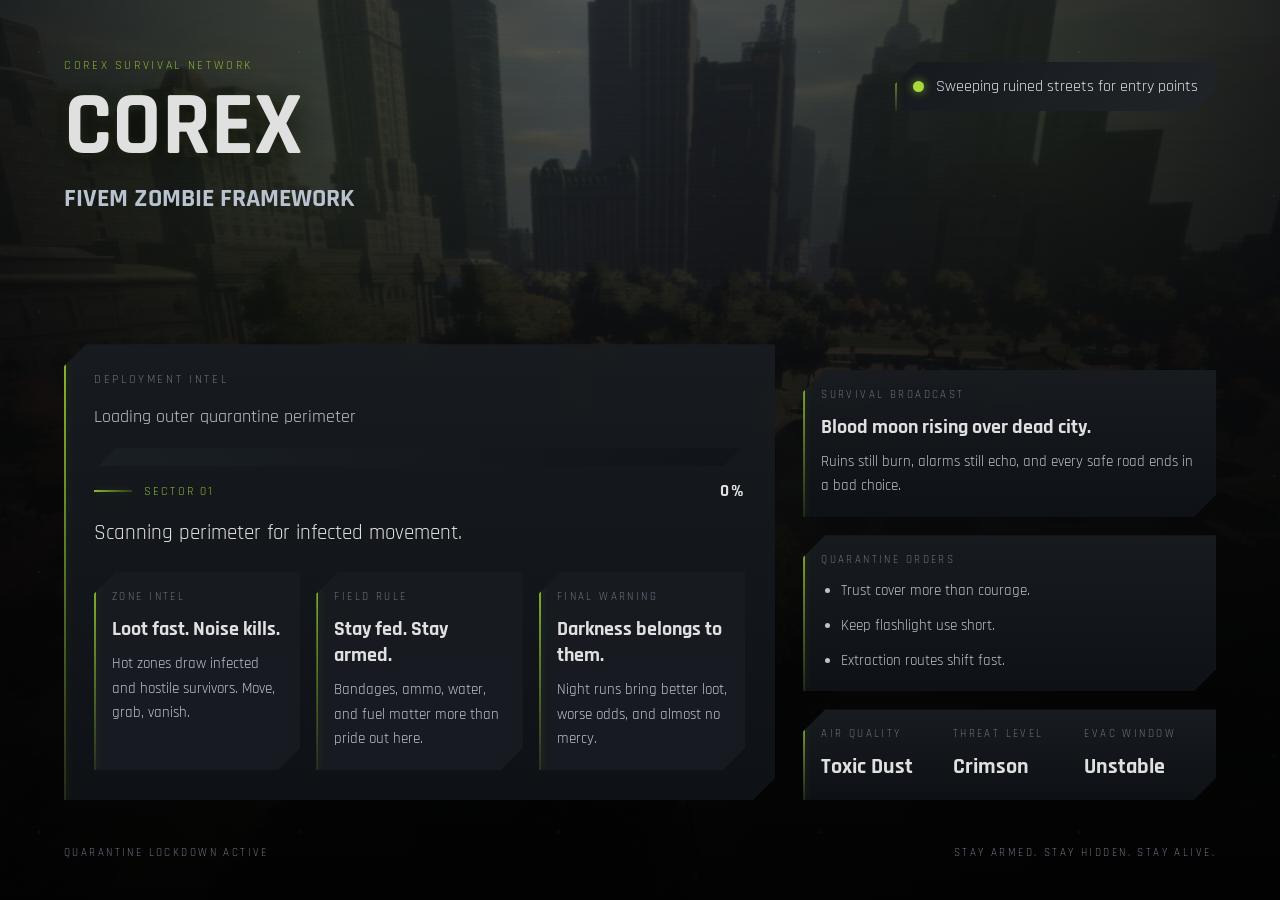
<file: server-file/resources/corex-loadscreen/index.html>
<!DOCTYPE html>
<html lang="en">
    <head>
        <meta charset="utf-8" />
        <meta name="viewport" content="width=device-width, initial-scale=1.0" />
        <title>ZombieRP Loading Screen</title>
        <link rel="preconnect" href="https://fonts.googleapis.com" />
        <link rel="preconnect" href="https://fonts.gstatic.com" crossorigin />
        <link href="https://fonts.googleapis.com/css2?family=Rajdhani:wght@500;600;700&display=swap" rel="stylesheet" />
        <link href="keks.css" rel="stylesheet" type="text/css" />
    </head>
    <body>
        <div class="backdrop">
            <div class="backdrop-shadow"></div>
            <div class="ash-layer"></div>
            <div class="scanlines"></div>

            <div class="content-shell">
                <header class="hero">
                    <div class="hero-copy">
                        <span class="eyebrow">COREX SURVIVAL NETWORK</span>
                        <h1>COREX</h1>
                        <h2>FIVEM ZOMBIE FRAMEWORK</h2>
                    </div>

                    <div class="hero-alert cut-edge">
                        <span class="alert-dot"></span>
                        <span id="statusLabel">Securing quarantine corridor</span>
                    </div>
                </header>

                <main class="dashboard">
                    <section class="intel-panel cut-edge">
                        <div class="panel-header">
                            <span>Deployment Intel</span>
                        </div>

                        <div class="phase-row">
                            <span class="phase-text" id="phaseText">Initializing outbreak response systems</span>
                        </div>

                        <div class="loadbar cut-edge">
                            <div class="thingy"></div>
                        </div>

                        <div class="progress-meta">
                            <div class="progress-sector">
                                <span class="phase-badge" id="phaseBadge">BOOT</span>
                            </div>
                            <span class="progress-value" id="progressValue">0%</span>
                        </div>

                        <p class="logline" id="logLine">Scanning perimeter for infected movement.</p>

                        <div class="tip-grid">
                            <article class="tip-card cut-edge">
                                <span class="tip-label">Zone Intel</span>
                                <strong>Loot fast. Noise kills.</strong>
                                <p>Hot zones draw infected and hostile survivors. Move, grab, vanish.</p>
                            </article>

                            <article class="tip-card cut-edge">
                                <span class="tip-label">Field Rule</span>
                                <strong>Stay fed. Stay armed.</strong>
                                <p>Bandages, ammo, water, and fuel matter more than pride out here.</p>
                            </article>

                            <article class="tip-card cut-edge">
                                <span class="tip-label">Final Warning</span>
                                <strong>Darkness belongs to them.</strong>
                                <p>Night runs bring better loot, worse odds, and almost no mercy.</p>
                            </article>
                        </div>
                    </section>

                    <aside class="side-panel">
                        <section class="info-card cut-edge">
                            <span class="card-kicker">Survival Broadcast</span>
                            <h3>Blood moon rising over dead city.</h3>
                            <p>Ruins still burn, alarms still echo, and every safe road ends in a bad choice.</p>
                        </section>

                        <section class="info-card cut-edge">
                            <span class="card-kicker">Quarantine Orders</span>
                            <ul class="protocol-list">
                                <li>Trust cover more than courage.</li>
                                <li>Keep flashlight use short.</li>
                                <li>Extraction routes shift fast.</li>
                            </ul>
                        </section>

                        <section class="signal-card cut-edge">
                            <div>
                                <span class="signal-label">Air Quality</span>
                                <strong>Toxic Dust</strong>
                            </div>
                            <div>
                                <span class="signal-label">Threat Level</span>
                                <strong>Crimson</strong>
                            </div>
                            <div>
                                <span class="signal-label">Evac Window</span>
                                <strong>Unstable</strong>
                            </div>
                        </section>
                    </aside>
                </main>

                <footer class="footer-strip">
                    <span>Quarantine Lockdown Active</span>
                    <span>Stay armed. Stay hidden. Stay alive.</span>
                </footer>
            </div>
        </div>

        <script type="text/javascript">
            var count = 0;
            var thisCount = 0;
            var lastLogUpdate = 0;
            var ambientIndex = 0;

            var progressNode = document.getElementById('progressValue');
            var phaseBadgeNode = document.getElementById('phaseBadge');
            var phaseTextNode = document.getElementById('phaseText');
            var statusNode = document.getElementById('statusLabel');
            var logNode = document.getElementById('logLine');
            var barNode = document.querySelector('.thingy');

            var ambientMessages = [
                'Counting survivors. Checking ammunition reserves.',
                'Monitoring dead channels for movement near safehouses.',
                'Reinforcing barricades around quarantine gate.',
                'Tracking smoke trails beyond extraction corridor.'
            ];

            var phaseMeta = {
                INIT_BEFORE_MAP_LOADED: {
                    badge: 'SECTOR 01',
                    text: 'Loading outer quarantine perimeter',
                    status: 'Sweeping ruined streets for entry points'
                },
                INIT_AFTER_MAP_LOADED: {
                    badge: 'SECTOR 02',
                    text: 'Stabilizing city ruins and key landmarks',
                    status: 'Securing sightlines across collapse zone'
                },
                INIT_SESSION: {
                    badge: 'SECTOR 03',
                    text: 'Connecting survivor uplink and field comms',
                    status: 'Authenticating emergency radio channels'
                },
                DATA_FILE: {
                    badge: 'SECTOR 04',
                    text: 'Cataloging mission records and outbreak files',
                    status: 'Decrypting recovered field archives'
                },
                LIVE: {
                    badge: 'ONLINE',
                    text: 'Final route check before deployment',
                    status: 'Preparing final insertion packet'
                }
            };

            function clamp(value, min, max) {
                return Math.max(min, Math.min(max, value));
            }

            function setProgress(value) {
                var progress = clamp(value || 0, 0, 100);

                barNode.style.width = progress + '%';
                progressNode.textContent = Math.round(progress) + '%';
            }

            function setPhase(key) {
                var phase = phaseMeta[key] || phaseMeta.LIVE;

                phaseBadgeNode.textContent = phase.badge;
                phaseTextNode.textContent = phase.text;
                statusNode.textContent = phase.status;
            }

            function setLogMessage(message) {
                logNode.textContent = message;
                lastLogUpdate = Date.now();
            }

            function rotateAmbientMessage() {
                if (Date.now() - lastLogUpdate < 3500) {
                    return;
                }

                ambientIndex = (ambientIndex + 1) % ambientMessages.length;
                logNode.textContent = ambientMessages[ambientIndex];
            }

            setPhase('INIT_BEFORE_MAP_LOADED');
            setProgress(0);
            window.setInterval(rotateAmbientMessage, 3000);

            var handlers = {
                startInitFunctionOrder: function (data) {
                    count = data.count || 0;
                    setPhase(data.type);
                    setLogMessage('Preparing module ' + data.order + ' of ' + count + '.');
                },

                initFunctionInvoking: function (data) {
                    var progress = count ? (data.idx / count) * 100 : 0;

                    setPhase(data.type);
                    setProgress(progress);
                    setLogMessage('Executing startup routine ' + data.idx + ' of ' + count + '.');
                },

                startDataFileEntries: function (data) {
                    count = data.count || 0;
                    thisCount = 0;

                    setPhase('DATA_FILE');
                    setLogMessage('Indexing ' + count + ' recovered data files.');
                },

                performMapLoadFunction: function () {
                    thisCount += 1;

                    setPhase('DATA_FILE');
                    setProgress(count ? (thisCount / count) * 100 : 0);
                    setLogMessage('Streaming sector file ' + thisCount + ' of ' + count + '.');
                },

                onLogLine: function (data) {
                    setPhase('LIVE');
                    setLogMessage(data.message);
                }
            };

            window.addEventListener('message', function (event) {
                (handlers[event.data.eventName] || function () {})(event.data);
            });
        </script>
    </body>
</html>
</file>
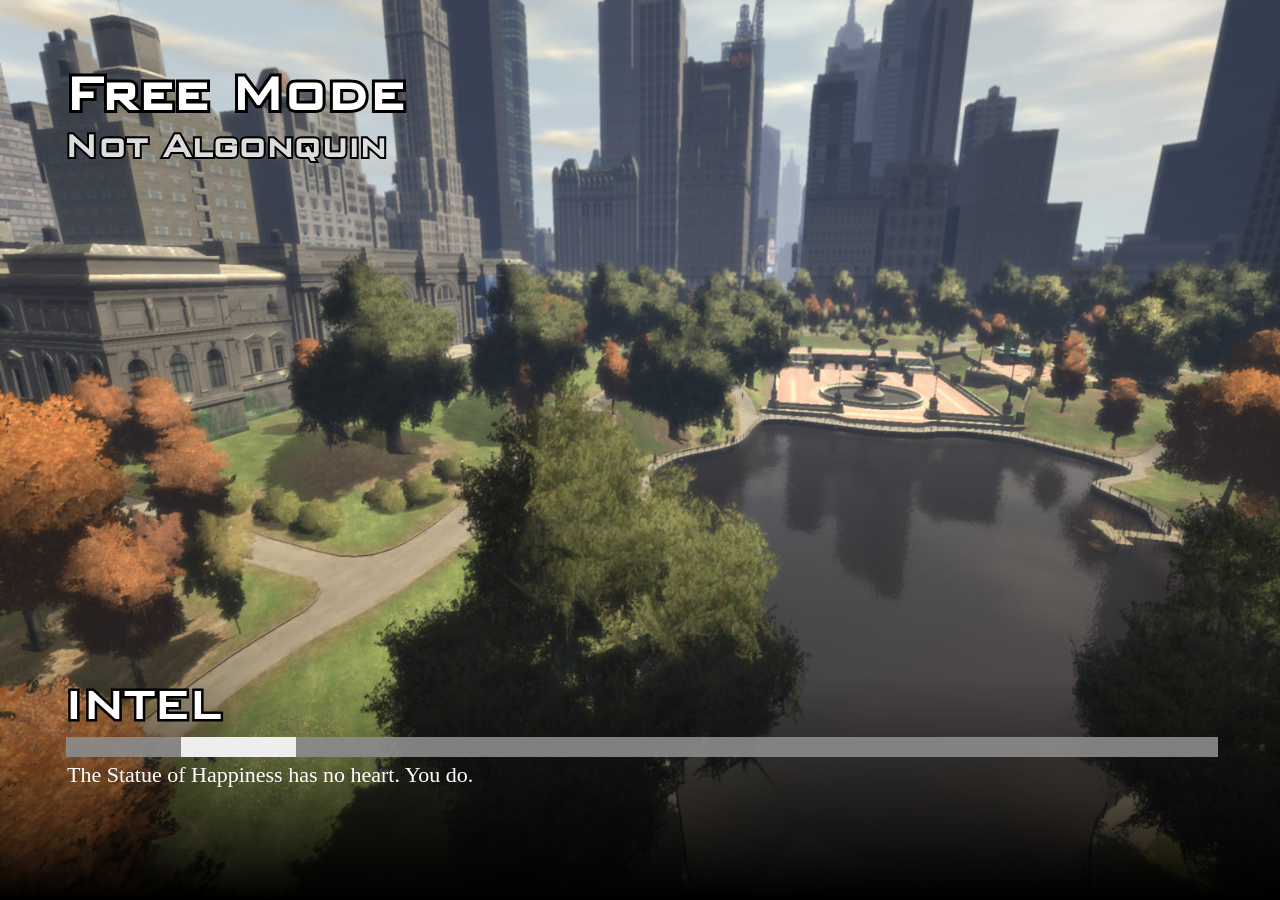
<file: server-file/resources/[cfx-default]/[test]/example-loadscreen/index.html>
<html>
    <head>
        <link href="keks.css" rel="stylesheet" type="text/css" />
    </head>
    <body>
        <div class="backdrop">
            <div class="top">
                <h1 title="Free Mode">Free Mode</h1>
                <h2 title="Not Algonquin">Not Algonquin</h2>
            </div>

            <div class="letni">
                <h2 title="INTEL">Intel</h2>
                <h3></h3>
                <div class="loadbar"><div class="thingy"></div></div>
                <p>The Statue of Happiness has no heart. You do.</p>
            </div>
            <div class="bottom">
                <div id="gradient">
                </div>
            </div>
        </div>

<script type="text/javascript">
// this will actually restart the loading bar a lot, making multiple loading bars is an exercise to the reader... for now.
// for a set of possible events, see https://github.com/citizenfx/fivem/blob/master/code/components/loading-screens-five/src/LoadingScreens.cpp
var count = 0;
var thisCount = 0;

const emoji = {
    INIT_BEFORE_MAP_LOADED: [ '🍉' ],
    INIT_AFTER_MAP_LOADED: [ '🍋', '🍊' ],
    INIT_SESSION: [ '🍐', '🍅', '🍆' ],
};

const handlers = {
    startInitFunctionOrder(data)
    {
        count = data.count;

        document.querySelector('.letni h3').innerHTML += emoji[data.type][data.order - 1] || '';
    },

    initFunctionInvoking(data)
    {
        document.querySelector('.thingy').style.left = '0%';
        document.querySelector('.thingy').style.width = ((data.idx / count) * 100) + '%';
    },

    startDataFileEntries(data)
    {
        count = data.count;

        document.querySelector('.letni h3').innerHTML += "\u{1f358}";
    },

    performMapLoadFunction(data)
    {
        ++thisCount;

        document.querySelector('.thingy').style.left = '0%';
        document.querySelector('.thingy').style.width = ((thisCount / count) * 100) + '%';
    },

    onLogLine(data)
    {
        document.querySelector('.letni p').innerHTML = data.message + "..!";
    }
};

window.addEventListener('message', function(e)
{
    (handlers[e.data.eventName] || function() {})(e.data);
});
</script>
    </body>
</html>
</file>
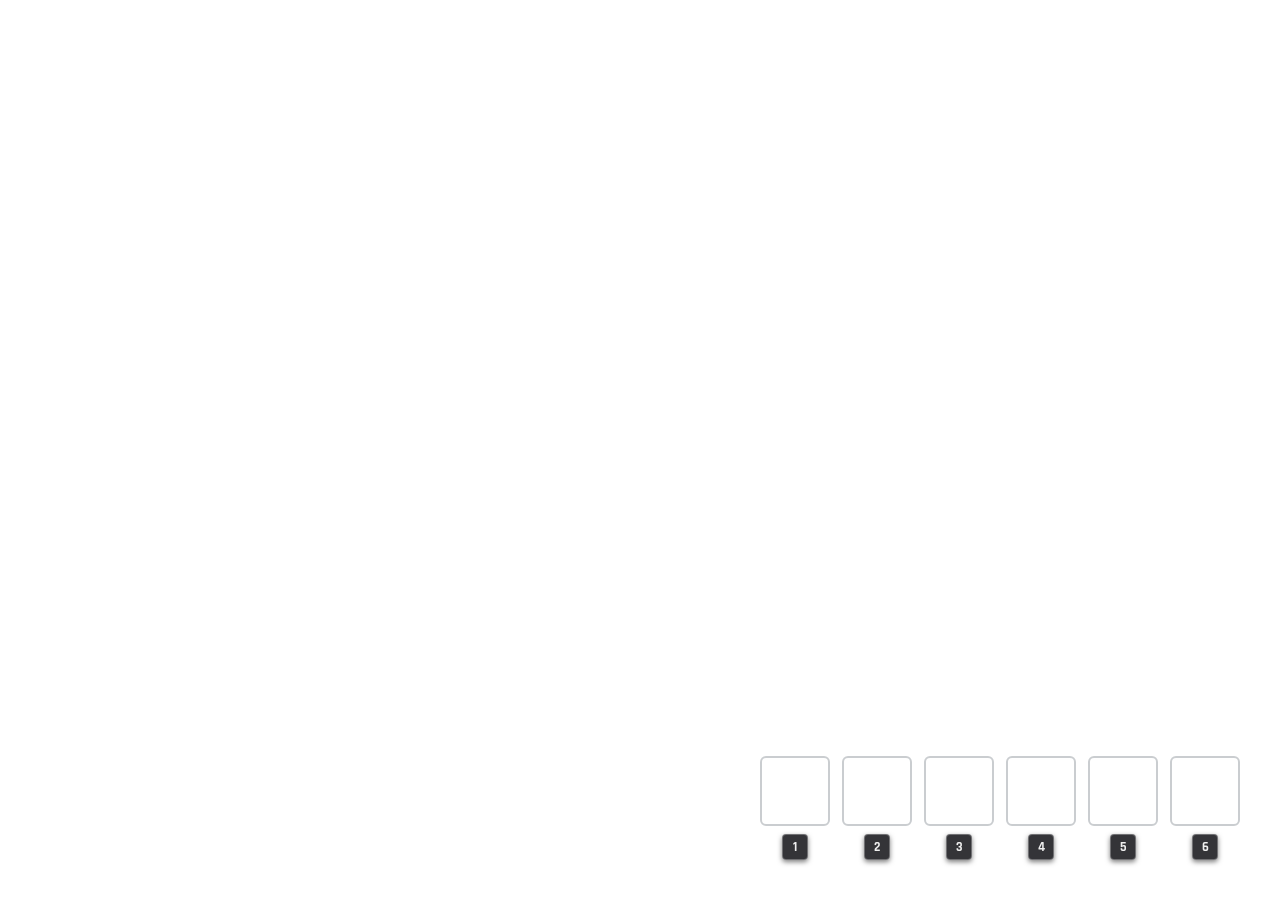
<file: server-file/resources/[corex]/corex-inventory/html/index.html>
<!DOCTYPE html>
<html lang="en">

<head>
    <meta charset="UTF-8">
    <meta name="viewport" content="width=device-width, initial-scale=1.0">
    <title>Corex Inventory</title>
    <link rel="preconnect" href="https://fonts.googleapis.com">
    <link rel="preconnect" href="https://fonts.gstatic.com" crossorigin>
    <link href="https://fonts.googleapis.com/css2?family=Geist:wght@300;400;500;600&family=Geist+Mono:wght@400;500&display=swap" rel="stylesheet">
    <link rel="stylesheet" href="style.css">
    <link rel="stylesheet" href="vehicle-shop.css">
    <link href="https://fonts.googleapis.com/css2?family=Rajdhani:wght@400;500;600;700&display=swap" rel="stylesheet">
    <link rel="stylesheet" href="https://cdnjs.cloudflare.com/ajax/libs/font-awesome/6.4.0/css/all.min.css">
</head>

<body>
    <div class="ui-container hidden" id="inventory-container">

        <div class="inventory-row">
            <div class="inventory-panel player-panel">
                <div class="panel-header">
                    <div class="hex-icon">
                        <svg viewBox="0 0 100 100" class="hex-svg">
                            <polygon points="50,5 93,27 93,73 50,95 7,73 7,27" fill="none" stroke="currentColor"
                                stroke-width="3" />
                            <polygon points="50,25 72,38 72,62 50,75 28,62 28,38" fill="currentColor" opacity="0.4" />
                        </svg>
                        <i class="fa-solid fa-box-open hex-inner-icon"></i>
                    </div>
                    <span class="panel-title">Inventory</span>
                    <div class="header-spacer"></div>
                    <div class="weight-bar" id="weight-segments"></div>
                    <div class="weight-text">
                        <i class="fa-solid fa-weight-hanging"></i>
                        <span><span id="current-weight">0</span> / <span id="max-weight">2500</span></span>
                    </div>
                </div>
                <div class="grid-container">
                    <div class="inventory-grid" id="player-grid"></div>
                </div>
            </div>

            <div class="inventory-panel drop-panel">
                <div class="panel-header">
                    <div class="hex-icon">
                        <svg viewBox="0 0 100 100" class="hex-svg">
                            <polygon points="50,5 93,27 93,73 50,95 7,73 7,27" fill="none" stroke="currentColor"
                                stroke-width="3" />
                            <polygon points="50,25 72,38 72,62 50,75 28,62 28,38" fill="currentColor" opacity="0.4" />
                        </svg>
                        <i class="fa-solid fa-arrow-down hex-inner-icon" id="drop-icon"></i>
                    </div>
                    <span class="panel-title" id="drop-title">Ground</span>
                    <div class="header-spacer"></div>
                    <div class="drop-hint" id="drop-hint">
                        <i class="fa-solid fa-hand-pointer"></i>
                        <span>Drop Items Here</span>
                    </div>
                    <div class="shop-money hidden" id="shop-money">
                        <i class="fa-solid fa-coins"></i>
                        <span id="player-money">$0</span>
                    </div>
                </div>
                <div class="grid-container">
                    <div class="inventory-grid drop-grid" id="drop-grid"></div>
                </div>
            </div>
        </div>

    </div>

    <div id="vehicle-shop-container" class="vehicle-shop-overlay hidden">
        <div class="page">
            <div class="catalog">
                <div class="catalog-header">
                    <div class="catalog-title">
                        <div>
                            <div class="subtitle" id="vehicle-shop-eyebrow">BASIC TRANSPORT</div>
                            <h1 id="vehicle-shop-title">Bike Rental</h1>
                        </div>
                    </div>

                    <div class="vehicle-shop-meta">
                        <div class="money-pill">
                            <i class="fa-solid fa-coins"></i>
                            <span id="vehicle-shop-money">$0</span>
                        </div>
                        <button id="vehicle-shop-close" class="close-btn" type="button" aria-label="Close">
                            <i class="fa-solid fa-xmark"></i>
                        </button>
                    </div>
                </div>

                <div class="topbar">
                    <div class="search">
                        <i class="fa-solid fa-magnifying-glass search-icon"></i>
                        <input id="vehicle-shop-search" type="text" placeholder="Search by name, type, or specification" />
                    </div>

                    <div class="tabs" id="vehicle-shop-tabs"></div>

                    <div class="sort" id="vehicle-shop-sort">
                        <button class="sort-btn" id="vehicle-shop-sort-btn" type="button">
                            <i class="fa-solid fa-arrow-down-wide-short"></i>
                            <span id="vehicle-shop-sort-label">Featured</span>
                            <i class="fa-solid fa-chevron-down"></i>
                        </button>
                        <div class="sort-menu" id="vehicle-shop-sort-menu">
                            <div class="sort-option selected" data-sort="featured">
                                <span>Featured</span>
                                <i class="fa-solid fa-check check"></i>
                            </div>
                            <div class="sort-option" data-sort="lowhigh">
                                <span>Price: low to high</span>
                                <i class="fa-solid fa-check check"></i>
                            </div>
                            <div class="sort-option" data-sort="highlow">
                                <span>Price: high to low</span>
                                <i class="fa-solid fa-check check"></i>
                            </div>
                        </div>
                    </div>

                    <div class="counter">
                        <span class="dot"></span>
                        <span class="current" id="vehicle-shop-count-current">00</span>
                        <span>/</span>
                        <span id="vehicle-shop-count-total">00</span>
                    </div>
                </div>

                <div class="grid" id="vehicle-shop-grid"></div>
            </div>
        </div>
    </div>

    <div id="hotbar-container" class="hotbar-container">
        <div class="hotbar-slot-wrapper">
            <div class="hotbar-slot" data-slot="1"></div>
            <div class="hotbar-key">1</div>
        </div>
        <div class="hotbar-slot-wrapper">
            <div class="hotbar-slot" data-slot="2"></div>
            <div class="hotbar-key">2</div>
        </div>
        <div class="hotbar-slot-wrapper">
            <div class="hotbar-slot" data-slot="3"></div>
            <div class="hotbar-key">3</div>
        </div>
        <div class="hotbar-slot-wrapper">
            <div class="hotbar-slot" data-slot="4"></div>
            <div class="hotbar-key">4</div>
        </div>
        <div class="hotbar-slot-wrapper">
            <div class="hotbar-slot" data-slot="5"></div>
            <div class="hotbar-key">5</div>
        </div>
        <div class="hotbar-slot-wrapper">
            <div class="hotbar-slot" data-slot="6"></div>
            <div class="hotbar-key">6</div>
        </div>
    </div>

    <div id="context-menu" class="hidden">
        <div class="menu-option" data-action="use">
            <i class="fa-solid fa-hand"></i>
            <span>Use</span>
        </div>
        <div class="menu-option" data-action="drop">
            <i class="fa-solid fa-trash-can"></i>
            <span>Drop</span>
        </div>
        <div class="menu-option has-submenu" data-action="give">
            <i class="fa-solid fa-gift"></i>
            <span>Give</span>
            <i class="fa-solid fa-chevron-right submenu-arrow"></i>
        </div>

        <div id="players-submenu" class="hidden">
            <div class="submenu-header">Select Player</div>
            <div id="players-list"></div>
        </div>
    </div>

    <script src="script.js"></script>
    <script src="vehicle-shop.js"></script>
</body>

</html>
</file>
<file: server-file/resources/corex-loadscreen/keks.css>
:root {
    --bg-dark: #0f1012;
    --panel: rgba(18, 20, 24, 0.82);
    --panel-strong: rgba(30, 34, 40, 0.9);
    --panel-border: rgba(103, 112, 124, 0.92);
    --panel-border-soft: rgba(79, 87, 97, 0.9);
    --text-main: #e0e0e0;
    --text-soft: #b9c3cf;
    --text-faint: #6b7280;
    --accent: #8ab82d;
    --accent-bright: #a7da3a;
    --accent-glow: rgba(138, 184, 45, 0.4);
    --cut-edge: 22px;
    --shadow: rgba(0, 0, 0, 0.58);
}

* {
    box-sizing: border-box;
}

html,
body {
    width: 100%;
    height: 100%;
    margin: 0;
}

body {
    overflow: hidden;
    background: var(--bg-dark);
    color: var(--text-main);
    font-family: "Rajdhani", sans-serif;
}

.backdrop {
    position: relative;
    width: 100%;
    min-height: 100vh;
    overflow: hidden;
    background:
        linear-gradient(90deg, rgba(15, 16, 18, 0.86) 0%, rgba(15, 16, 18, 0.46) 45%, rgba(15, 16, 18, 0.88) 100%),
        linear-gradient(180deg, rgba(20, 26, 18, 0.18) 0%, rgba(0, 0, 0, 0.72) 100%),
        url("loadscreen.jpg") center center / cover no-repeat;
}

.backdrop::before {
    content: "";
    position: absolute;
    inset: 0;
    pointer-events: none;
}

.backdrop::before {
    background:
        radial-gradient(circle at 22% 18%, rgba(138, 184, 45, 0.1), transparent 26%),
        radial-gradient(circle at 80% 12%, rgba(138, 184, 45, 0.08), transparent 22%);
    animation: hazeShift 14s ease-in-out infinite alternate;
}

.backdrop-shadow,
.ash-layer,
.scanlines {
    position: absolute;
    inset: 0;
    pointer-events: none;
}

.backdrop-shadow {
    background:
        linear-gradient(180deg, rgba(24, 30, 24, 0.18) 0%, rgba(0, 0, 0, 0.14) 28%, rgba(0, 0, 0, 0.62) 100%),
        radial-gradient(circle at bottom right, rgba(0, 0, 0, 0.22), transparent 35%),
        linear-gradient(180deg, rgba(0, 0, 0, 0.12) 0%, rgba(0, 0, 0, 0.62) 100%);
}

.ash-layer {
    opacity: 0.16;
    background:
        radial-gradient(circle at 15% 20%, rgba(255, 255, 255, 0.28) 0 1px, transparent 1px 100%),
        radial-gradient(circle at 75% 30%, rgba(255, 255, 255, 0.22) 0 1px, transparent 1px 100%),
        radial-gradient(circle at 55% 70%, rgba(255, 255, 255, 0.24) 0 1px, transparent 1px 100%),
        radial-gradient(circle at 85% 85%, rgba(255, 255, 255, 0.18) 0 1px, transparent 1px 100%);
    background-size: 260px 260px, 320px 320px, 280px 280px, 340px 340px;
    animation: drift 18s linear infinite;
}

.scanlines {
    opacity: 0.15;
    background: repeating-linear-gradient(
        180deg,
        rgba(255, 255, 255, 0.08) 0,
        rgba(255, 255, 255, 0.08) 1px,
        transparent 1px,
        transparent 4px
    );
    mix-blend-mode: soft-light;
}

.content-shell {
    position: relative;
    z-index: 1;
    display: flex;
    flex-direction: column;
    min-height: 100vh;
    padding: 54px 64px 40px;
}

.hero,
.dashboard,
.footer-strip {
    width: min(1380px, 100%);
    margin: 0 auto;
}

.hero {
    display: flex;
    align-items: flex-start;
    justify-content: space-between;
    gap: 32px;
}

.eyebrow,
.panel-header,
.tip-label,
.card-kicker,
.signal-label,
.footer-strip {
    letter-spacing: 0.22em;
    text-transform: uppercase;
}

.eyebrow {
    display: inline-block;
    margin-bottom: 12px;
    font-size: 12px;
    color: var(--accent);
}

.hero-copy {
    animation: titlePulse 7s ease-in-out infinite;
}

.cut-edge {
    position: relative;
    overflow: hidden;
    clip-path: polygon(
        var(--cut-edge) 0,
        100% 0,
        100% calc(100% - var(--cut-edge)),
        calc(100% - var(--cut-edge)) 100%,
        0 100%,
        0 var(--cut-edge)
    );
}

.cut-edge::after {
    content: "";
    position: absolute;
    left: 0;
    top: 0;
    bottom: 0;
    width: 2px;
    background: linear-gradient(180deg, var(--accent), rgba(138, 184, 45, 0.15));
    box-shadow: 0 0 10px rgba(138, 184, 45, 0.24);
    pointer-events: none;
}

.hero h1,
.hero h2,
.intel-panel h3,
.info-card h3,
.signal-card strong {
    font-family: "Rajdhani", sans-serif;
    font-weight: 700;
}

.hero h1 {
    margin: 0;
    font-size: clamp(62px, 7vw, 104px);
    line-height: 0.95;
    text-transform: uppercase;
    text-shadow: 0 0 24px rgba(0, 0, 0, 0.7), 0 0 12px rgba(138, 184, 45, 0.14);
}

.hero h2 {
    margin: 12px 0 0;
    font-size: clamp(22px, 2vw, 34px);
    color: var(--text-soft);
    text-transform: uppercase;
}

.hero-alert {
    display: inline-flex;
    align-items: center;
    gap: 12px;
    padding: 14px 18px;
    margin-top: 8px;
    border: none;
    background: linear-gradient(135deg, rgba(22, 25, 29, 0.98), rgba(32, 36, 42, 0.92));
    box-shadow: 0 18px 40px rgba(0, 0, 0, 0.2), 0 0 18px rgba(138, 184, 45, 0.12);
    animation: badgeHover 5s ease-in-out infinite;
}

.alert-dot {
    width: 11px;
    height: 11px;
    border-radius: 50%;
    background: var(--accent-bright);
    box-shadow: 0 0 10px rgba(138, 184, 45, 0.78);
    animation: pulse 1.8s ease-in-out infinite;
}

.dashboard {
    display: grid;
    grid-template-columns: minmax(0, 1.55fr) minmax(360px, 0.9fr);
    gap: 28px;
    margin: auto auto 28px;
    align-items: end;
}

.intel-panel,
.info-card,
.signal-card {
    position: relative;
    border: none;
    background: linear-gradient(180deg, rgba(24, 28, 32, 0.96), rgba(15, 18, 22, 0.95));
    box-shadow: 0 24px 60px rgba(0, 0, 0, 0.4);
    backdrop-filter: blur(10px);
    overflow: hidden;
}

.intel-panel {
    padding: 28px 30px 30px;
}

.panel-header {
    display: flex;
    align-items: center;
    justify-content: flex-start;
    gap: 20px;
    font-size: 12px;
    color: var(--text-faint);
}

.phase-row {
    margin-top: 18px;
}

.phase-badge {
    padding: 0;
    border: none;
    background: transparent;
    color: var(--accent);
    font-size: 12px;
    letter-spacing: 0.18em;
    text-transform: uppercase;
    white-space: nowrap;
}

.phase-text {
    display: block;
    font-size: 18px;
    color: var(--text-soft);
}

.loadbar {
    position: relative;
    height: 18px;
    margin-top: 20px;
    overflow: hidden;
    border: none;
    background:
        linear-gradient(90deg, rgba(26, 31, 36, 0.96) 0%, rgba(16, 20, 24, 0.94) 100%);
}

.progress-meta {
    display: flex;
    align-items: center;
    justify-content: space-between;
    gap: 20px;
    margin-top: 14px;
}

.progress-sector {
    display: inline-flex;
    align-items: center;
    gap: 12px;
}

.progress-sector::before {
    content: "";
    width: 38px;
    height: 2px;
    background: linear-gradient(90deg, var(--accent), rgba(138, 184, 45, 0.22));
    box-shadow: 0 0 8px rgba(138, 184, 45, 0.18);
}

.progress-value {
    color: var(--text-main);
    font-size: 17px;
    font-weight: 700;
    letter-spacing: 0.08em;
}

.thingy {
    position: absolute;
    inset: 0 auto 0 0;
    width: 0;
    background:
        linear-gradient(90deg, #5d7f21 0%, var(--accent) 48%, var(--accent-bright) 100%);
    box-shadow: 0 0 18px rgba(138, 184, 45, 0.3);
}

.logline {
    margin: 16px 0 0;
    color: var(--text-main);
    font-size: 21px;
    line-height: 1.4;
}

.tip-grid {
    display: grid;
    grid-template-columns: repeat(3, minmax(0, 1fr));
    gap: 16px;
    margin-top: 24px;
}

.tip-card,
.info-card {
    padding: 18px;
}

.tip-card {
    border: none;
    background: rgba(24, 28, 33, 0.88);
    transition: transform 0.3s ease, border-color 0.3s ease;
    animation: cardFloat 8s ease-in-out infinite;
}

.tip-card:nth-child(2) {
    animation-delay: 1.2s;
}

.tip-card:nth-child(3) {
    animation-delay: 2.4s;
}

.tip-label,
.card-kicker,
.signal-label {
    display: block;
    margin-bottom: 12px;
    color: var(--text-faint);
    font-size: 11px;
}

.tip-card strong,
.info-card h3,
.signal-card strong {
    display: block;
    font-size: 20px;
    line-height: 1.3;
}

.tip-card p,
.info-card p,
.protocol-list {
    margin: 10px 0 0;
    color: var(--text-soft);
    font-size: 15px;
    line-height: 1.65;
}

.side-panel {
    display: grid;
    gap: 18px;
}

.info-card h3 {
    margin: 0;
}

.protocol-list {
    padding-left: 20px;
}

.protocol-list li + li {
    margin-top: 10px;
}

.signal-card {
    display: grid;
    grid-template-columns: repeat(3, minmax(0, 1fr));
    gap: 18px;
    padding: 18px;
    background: linear-gradient(180deg, rgba(24, 28, 33, 0.98), rgba(14, 17, 21, 0.95));
}

.signal-card strong {
    font-size: 22px;
    color: var(--text-main);
}

.footer-strip {
    display: flex;
    align-items: center;
    justify-content: space-between;
    gap: 20px;
    padding-top: 18px;
    border-top: none;
    font-size: 11px;
    color: var(--text-faint);
}

@keyframes pulse {
    0%,
    100% {
        opacity: 0.45;
        transform: scale(0.92);
    }

    50% {
        opacity: 1;
        transform: scale(1.08);
    }
}

@keyframes drift {
    from {
        transform: translate3d(0, 0, 0);
    }

    to {
        transform: translate3d(-50px, 26px, 0);
    }
}

@keyframes hazeShift {
    from {
        opacity: 0.5;
        transform: scale(1) translate3d(0, 0, 0);
    }

    to {
        opacity: 0.9;
        transform: scale(1.08) translate3d(18px, -10px, 0);
    }
}

@keyframes badgeHover {
    0%,
    100% {
        transform: translateY(0);
    }

    50% {
        transform: translateY(-4px);
    }
}

@keyframes titlePulse {
    0%,
    100% {
        transform: translateY(0);
        filter: brightness(1);
    }

    50% {
        transform: translateY(-3px);
        filter: brightness(1.04);
    }
}

@keyframes cardFloat {
    0%,
    100% {
        transform: translateY(0);
    }

    50% {
        transform: translateY(-6px);
    }
}

@media (max-width: 1180px) {
    .content-shell {
        padding: 42px 34px 30px;
    }

    .dashboard {
        grid-template-columns: 1fr;
    }

    .tip-grid {
        grid-template-columns: 1fr;
    }

    .signal-card {
        grid-template-columns: 1fr;
    }
}

@media (max-width: 720px) {
    .hero,
    .footer-strip {
        flex-direction: column;
        align-items: flex-start;
    }

    .hero-alert {
        margin-top: 16px;
    }

    .content-shell {
        padding-inline: 22px;
    }

    .logline {
        font-size: 18px;
    }

    .progress-meta {
        width: 100%;
    }
}
</file>
<file: server-file/resources/[cfx-default]/[test]/example-loadscreen/keks.css>
body
{
    margin: 0px;
    padding: 0px;
}

.backdrop
{
    position: relative;
    top: 0px;
    left: 0px;
    width: 100%;
    height: 100%;

    background-image: url(loadscreen.jpg);
    background-size: 100% 100%;
}

.bottom
{
    position: absolute;
    bottom: 0px;
    width: 100%;
    height: 100%;
}

#gradient
{
    position: absolute;
    bottom: 0px;
    width: 100%;

    height: 25%;

    background: linear-gradient(to bottom, rgba(0, 0, 0, 0) 0%, rgba(0, 0, 0, 1) 100%);
}

@font-face {
    font-family: 'BankGothic';
    src: url('bankgothic.ttf') format('truetype');
    font-weight: normal;
    font-style: normal;
}

h1, h2 {
  position: relative;
  background: transparent;
  z-index: 0;
}
/* add a single stroke */
h1:before, h2:before {
  content: attr(title);
  position: absolute;
  -webkit-text-stroke: 0.1em #000;
  left: 0;
  z-index: -1;
}


.letni
{
    position: absolute;
    left: 5%;
    right: 5%;
    bottom: 10%;

    z-index: 5;

    color: #fff;

    font-family: "Segoe UI";
}

.letni p
{
    font-size: 22px;

    margin-left: 3px;

    margin-top: 0px;
}

.letni h2, .letni h3
{
    font-family: BankGothic;

    text-transform: uppercase;

    font-size: 50px;

    margin: 0px;

    display: inline-block;
}

.top
{
    color: #fff;

    position: absolute;
    top: 7%;
    left: 5%;
    right: 5%;
}

.top h1
{
    font-family: BankGothic;
    font-size: 60px;

    margin: 0px;
}

.top h2
{
    font-family: BankGothic;
    font-size: 40px;

    margin: 0px;

    color: #ddd;
}

.loadbar
{
    width: 100%;
    background-color: rgba(140, 140, 140, .9);
    height: 20px;

    margin-left: 2px;
    margin-right: 3px;

    margin-top: 5px;
    margin-bottom: 5px;

    overflow: hidden;

    position: relative;

    display: block;
}

.thingy
{
    width: 10%;
    background-color: #eee;
    height: 20px;

    position: absolute;
    left: 10%;
}
</file>
<file: server-file/resources/[corex]/corex-inventory/html/style.css>
:root {
    --bg-main: #0d1117;
    --bg-panel: #0f1419;
    --bg-slot: #151b22;
    --bg-slot-inner: #1a2129;
    --border-slot: #243040;
    --border-slot-hover: #4ade80;
    --accent-green: #22c55e;
    --accent-glow: rgba(34, 197, 94, 0.2);
    --accent-red: #ef4444;
    --text-main: #ffffff;
    --text-muted: #9ca3af;
    --slot-size: 64px;
    --gap-size: 6px;
    --grid-cols: 5;
    --grid-rows: 8;

    /* ألوان الندرة */
    --rarity-common: #8b949e;
    --rarity-uncommon: #3fb950;
    --rarity-rare: #58a6ff;
    --rarity-epic: #a371f7;
    --rarity-legendary: #d29922;
    --rarity-mythic: #f85149;
}

* {
    margin: 0;
    padding: 0;
    box-sizing: border-box;
    -webkit-user-select: none;
    user-select: none;
}

body {
    width: 100vw;
    height: 100vh;
    background-color: transparent;
    display: flex;
    justify-content: center;
    align-items: center;
    font-family: 'Rajdhani', sans-serif;
    color: var(--text-main);
    overflow: hidden;
}

.hidden {
    display: none !important;
}

.ui-container {
    display: flex;
    flex-direction: column;
    align-items: center;
    gap: 16px;
}

.inventory-row {
    display: flex;
    flex-direction: row;
    gap: 16px;
}

.inventory-panel {
    background: var(--bg-panel);
    border: 1px solid var(--border-slot);
    border-radius: 8px;
    overflow: hidden;
}

.panel-header {
    display: flex;
    align-items: center;
    padding: 10px 14px;
    gap: 10px;
    background: linear-gradient(180deg, rgba(20, 30, 40, 0.9) 0%, var(--bg-panel) 100%);
    border-bottom: 1px solid rgba(36, 48, 64, 0.5);
}

.hex-icon {
    width: 32px;
    height: 32px;
    flex-shrink: 0;
    position: relative;
    display: flex;
    align-items: center;
    justify-content: center;
}

.hex-svg {
    width: 100%;
    height: 100%;
    position: absolute;
    top: 0;
    left: 0;
}

.hex-inner-icon {
    position: relative;
    z-index: 1;
    font-size: 12px;
}

.player-panel .hex-icon {
    color: var(--accent-green);
}

.drop-panel .hex-icon {
    color: var(--accent-red);
}

.panel-title {
    font-size: 14px;
    font-weight: 500;
    letter-spacing: 0.5px;
}

.header-spacer {
    flex: 1;
}

.weight-bar {
    display: flex;
    gap: 2px;
    margin-right: 8px;
}

.weight-segment {
    width: 6px;
    height: 12px;
    background: #1e2a36;
    border-radius: 1px;
    transition: all 0.2s;
}

.weight-segment.filled {
    background: var(--accent-green);
    box-shadow: 0 0 4px var(--accent-glow);
}

.weight-segment.warning {
    background: #facc15;
    box-shadow: 0 0 4px rgba(250, 204, 21, 0.5);
}

.weight-segment.danger {
    background: #ef4444;
    box-shadow: 0 0 4px rgba(239, 68, 68, 0.5);
}

.weight-text {
    display: flex;
    align-items: center;
    gap: 6px;
    font-size: 11px;
    color: var(--text-muted);
    font-weight: 500;
}

.weight-text i {
    font-size: 10px;
    color: var(--accent-green);
}

.drop-hint {
    display: flex;
    align-items: center;
    gap: 6px;
    color: var(--accent-red);
    font-size: 11px;
    font-weight: 500;
    opacity: 0.9;
}

.shop-money {
    display: flex;
    align-items: center;
    gap: 8px;
    padding: 6px 12px;
    background: #141a22;
    border: 1px solid #2a3a4d;
    border-radius: 4px;
    color: #ffffff;
    font-size: 12px;
    font-weight: 700;
    letter-spacing: 0.3px;
    font-variant-numeric: tabular-nums;
    box-shadow: none;
}

.shop-money i {
    font-size: 11px;
    color: #f59e0b;
    filter: none;
}

.shop-money #player-money {
    color: #ffffff;
    text-shadow: none;
}

.grid-container {
    padding: 10px;
}

.inventory-grid {
    display: grid;
    grid-template-columns: repeat(var(--grid-cols), var(--slot-size));
    gap: var(--gap-size);
    position: relative;
}

.slot {
    width: var(--slot-size);
    height: var(--slot-size);
    background: var(--bg-slot);
    border: 1px solid var(--border-slot);
    border-radius: 4px;
    position: relative;
    transition: all 0.15s ease;
}

.slot::before {
    content: '';
    position: absolute;
    inset: 3px;
    background: var(--bg-slot-inner);
    border-radius: 2px;
    pointer-events: none;
}

.slot:hover {
    border-color: var(--border-slot-hover);
}

.slot.drop-target {
    border-color: var(--accent-green);
    box-shadow: 0 0 10px var(--accent-glow);
}

.drop-panel .slot:hover {
    border-color: var(--accent-red);
}

/* ========== ITEM BASE ========== */
.item {
    position: absolute;
    background: var(--bg-slot);
    border: 1px solid var(--border-slot);
    border-radius: 4px;
    display: flex;
    flex-direction: column;
    justify-content: center;
    align-items: center;
    cursor: pointer;
    overflow: hidden;
    z-index: 5;
    transition: all 0.3s ease;
    contain: layout paint;
}

/* ========== تطبيق ألوان الندرة ========== */
.item.rarity-common {
    --rarity-color: var(--rarity-common);
}

.item.rarity-uncommon {
    --rarity-color: var(--rarity-uncommon);
}

.item.rarity-rare {
    --rarity-color: var(--rarity-rare);
}

.item.rarity-epic {
    --rarity-color: var(--rarity-epic);
}

.item.rarity-legendary {
    --rarity-color: var(--rarity-legendary);
    border-color: rgba(210, 153, 34, 0.55);
    box-shadow: 0 0 14px rgba(210, 153, 34, 0.25);
}

.item.rarity-mythic {
    --rarity-color: var(--rarity-mythic);
    border-color: rgba(248, 81, 73, 0.55);
    box-shadow: 0 0 14px rgba(248, 81, 73, 0.25);
}

/* ========== الخط المضيء في الأسفل ========== */
.item::after {
    content: '';
    position: absolute;
    bottom: 0;
    left: 0;
    width: 100%;
    height: 3px;
    background: var(--rarity-color);
    box-shadow: 0 -2px 10px var(--rarity-color);
    opacity: 0.8;
    transition: all 0.3s ease;
    z-index: 10;
}

/* ========== التوهج الداخلي المحيطي ========== */
.item::before {
    content: '';
    position: absolute;
    inset: 0;
    background: radial-gradient(circle at 50% 120%, var(--rarity-color), transparent 70%);
    opacity: 0.15;
    z-index: 0;
    transition: opacity 0.3s ease;
}

/* ========== تأثير الهوفر ========== */
.item:hover {
    border-color: var(--rarity-color) !important;
    box-shadow:
        0 0 20px rgba(0, 0, 0, 0.5),
        inset 0 0 20px rgba(255, 255, 255, 0.05),
        0 0 15px var(--rarity-color);
    transform: translateY(-3px);
    z-index: 50;
}

.item:hover::before {
    opacity: 0.3;
}

/* legendaryPulse keyframes removed — was infinite alternate on every legendary item,
   expensive when inventory has multiple. Replaced with static glow border. */

/* Hide rarity text */
.item-rarity {
    display: none;
}

.item-qty {
    position: absolute;
    top: 5px;
    left: 5px;
    background: rgba(0, 0, 0, 0.7);
    color: #fff;
    font-size: 10px;
    font-weight: 600;
    padding: 2px 6px;
    border-radius: 3px;
    min-width: 18px;
    text-align: center;
    z-index: 5;
}

.item-weight {
    position: absolute;
    top: 5px;
    right: 5px;
    color: var(--text-muted);
    font-size: 9px;
    font-weight: 500;
    z-index: 5;
}

.item-price {
    position: absolute;
    top: 4px;
    right: 4px;
    background: linear-gradient(135deg, rgba(16, 185, 129, 1) 0%, rgba(5, 150, 105, 1) 100%);
    border: 2px solid rgba(167, 243, 208, 1);
    color: #ffffff;
    font-size: 10px;
    font-weight: 900;
    padding: 3px 6px;
    border-radius: 4px;
    z-index: 6;
    box-shadow: 0 3px 8px rgba(0, 0, 0, 0.6), 0 0 0 1px rgba(0, 0, 0, 0.5), inset 0 1px 0 rgba(255, 255, 255, 0.2);
    white-space: nowrap;
    line-height: 1.1;
    text-shadow: 0 1px 3px rgba(0, 0, 0, 0.9), 0 0 8px rgba(0, 0, 0, 0.5);
    letter-spacing: 0.5px;
}

/* ========== SHOP ITEM LAYOUT ========== */
.item.shop-item {
    background: #131924;
    border: 1px solid #22303f;
    border-radius: 6px;
    padding: 0;
    display: block;
    overflow: hidden;
    animation: none !important;
    box-shadow: none;
}

.item.shop-item::before {
    content: none;
}

.item.shop-item::after {
    content: '';
    position: absolute;
    left: 0;
    right: 0;
    bottom: 0;
    height: 4px;
    background: var(--rarity-color);
    box-shadow: none;
    opacity: 1;
    z-index: 11;
    transition: none;
}

.item.shop-item:hover {
    border-color: var(--rarity-color) !important;
    box-shadow: none;
    transform: none;
}

.item.shop-item:hover img {
    transform: none;
}

.item.shop-item .item-rarity {
    display: none;
}

.item.shop-item .item-weight {
    display: none;
}

.item.shop-item .item-qty {
    display: none;
}

.item.shop-item .item-price {
    top: 6px;
    right: 6px;
    background: #10b981;
    border: 1px solid #0b8f66;
    color: #ffffff;
    font-size: 10px;
    font-weight: 800;
    padding: 2px 8px;
    border-radius: 3px;
    z-index: 8;
    box-shadow: none;
    text-shadow: none;
    letter-spacing: 0.3px;
    font-variant-numeric: tabular-nums;
    line-height: 1.3;
}

.item.shop-item img {
    position: absolute;
    top: 38px;
    left: 6px;
    right: 6px;
    bottom: 24px;
    width: calc(100% - 12px);
    height: calc(100% - 62px);
    margin: 0;
    filter: none;
    transition: none;
    object-fit: contain;
    object-position: center center;
}

.item.shop-item .item-name {
    position: absolute;
    bottom: 4px;
    left: 0;
    right: 0;
    padding: 4px 6px 5px;
    font-size: 9px;
    font-weight: 700;
    letter-spacing: 0.5px;
    color: #f1f5f9;
    background: #0d1219;
    border-top: 1px solid #22303f;
    border-radius: 0;
    text-shadow: none;
    z-index: 9;
    text-align: center;
}

/* 1x1 compact (ammo, consumables) — tight layout so image stays legible */
.item.shop-item-compact .item-qty {
    display: block;
    top: 3px;
    left: 3px;
    padding: 1px 5px;
    font-size: 9px;
    border-radius: 2px;
    background: #0d1219;
    border: 1px solid #22303f;
    color: #e5e7eb;
    font-weight: 700;
    letter-spacing: 0.3px;
    z-index: 8;
    box-shadow: none;
    text-shadow: none;
    font-variant-numeric: tabular-nums;
}

.item.shop-item-compact .item-price {
    top: 3px;
    right: 3px;
    padding: 1px 5px;
    font-size: 9px;
    border-radius: 2px;
}

.item.shop-item-compact img {
    top: 24px;
    left: 2px;
    right: 2px;
    bottom: 14px;
    width: calc(100% - 4px);
    height: calc(100% - 38px);
}

.item.shop-item-compact .item-name {
    bottom: 4px;
    padding: 2px 3px 3px;
    font-size: 8px;
    letter-spacing: 0.3px;
}

/* 2x2 and larger weapons — roomier image and bolder name */
.item.shop-item-large img {
    top: 42px;
    left: 8px;
    right: 8px;
    bottom: 30px;
    width: calc(100% - 16px);
    height: calc(100% - 72px);
}

.item.shop-item-large .item-name {
    bottom: 4px;
    padding: 6px 8px 7px;
    font-size: 10px;
    letter-spacing: 0.7px;
}

.item.shop-item-large .item-price {
    top: 8px;
    right: 8px;
    font-size: 11px;
    padding: 3px 9px;
}

.item.shop-item-large .item-qty {
    top: 8px;
    left: 8px;
    font-size: 11px;
    padding: 3px 8px;
}

.item.shop-item.item-type-weapon img {
    transform: scale(1.15);
}

.item.shop-item.item-type-ammo img {
    transform: scale(1.28);
}

.item.shop-item.item-category-pistol img {
    transform: scale(1.22);
}

.item.shop-item.item-category-smg img {
    transform: scale(1.18);
}

.item.shop-item.shop-item-compact.item-type-ammo img {
    top: 10px;
    bottom: 12px;
    transform: scale(1.45);
}

.item.shop-item.shop-item-large.item-type-weapon img {
    transform: scale(1.1);
}

.item.shop-item.shop-item-compact .item-name {
    font-size: 7px;
    line-height: 1.05;
}

.item img {
    width: 60%;
    height: 55%;
    object-fit: contain;
    /* Lighter drop-shadow — applied per item, so keeping radius small matters. */
    filter: drop-shadow(0 2px 3px rgba(0, 0, 0, 0.55));
    transition: transform 0.2s ease;
    pointer-events: none;
    z-index: 2;
}

.item:hover img {
    transform: scale(1.08);
}

.item-name {
    position: absolute;
    bottom: 8px;
    left: 0;
    right: 0;
    text-align: center;
    font-size: 9px;
    font-weight: 700;
    color: #fff;
    text-transform: uppercase;
    letter-spacing: 0.8px;
    text-shadow: 0 1px 4px rgba(0, 0, 0, 0.9), 0 0 8px rgba(0, 0, 0, 0.7);
    z-index: 3;
}

.item.dragging {
    opacity: 0.5;
    pointer-events: none;
    z-index: 100;
}

.drag-preview {
    position: fixed;
    border: 2px solid var(--accent-green);
    border-radius: 4px;
    pointer-events: none;
    z-index: 999;
    transition: all 0.1s ease;
}

.drag-preview.valid {
    background: rgba(34, 197, 94, 0.25);
    border-color: var(--accent-green);
    box-shadow: 0 0 15px rgba(34, 197, 94, 0.4);
}

.drag-preview.invalid {
    background: rgba(239, 68, 68, 0.25);
    border-color: var(--accent-red);
    box-shadow: 0 0 15px rgba(239, 68, 68, 0.4);
}

.drag-preview.drop-zone {
    background: rgba(251, 146, 60, 0.25);
    border-color: #fb923c;
    box-shadow: 0 0 15px rgba(251, 146, 60, 0.4);
}

/* Context Menu — backdrop-filter removed; near-opaque bg gives same look w/o GPU cost */
#context-menu {
    position: fixed;
    background: rgba(15, 20, 25, 0.98);
    border: 1px solid rgba(60, 75, 90, 0.6);
    min-width: 135px;
    z-index: 9999;
    box-shadow: 0 4px 12px rgba(0, 0, 0, 0.5);
    border-radius: 6px;
    overflow: visible;
}

#context-menu::before {
    content: '';
    position: absolute;
    top: 0;
    left: 0;
    right: 0;
    height: 1px;
    background: linear-gradient(90deg, transparent, rgba(34, 197, 94, 0.5), transparent);
}

.menu-option {
    padding: 8px 12px;
    color: rgba(255, 255, 255, 0.8);
    cursor: pointer;
    font-size: 11px;
    font-weight: 500;
    display: flex;
    align-items: center;
    gap: 10px;
    transition: all 0.15s ease;
    position: relative;
}

.menu-option:first-child {
    border-radius: 5px 5px 0 0;
}

.menu-option:last-of-type:not(.has-submenu) {
    border-radius: 0 0 5px 5px;
}

.menu-option:hover {
    background: rgba(255, 255, 255, 0.05);
    color: #fff;
}

.menu-option:hover i:first-child {
    color: var(--accent-green);
    transform: none;
}

.menu-option i:first-child {
    width: 14px;
    text-align: center;
    font-size: 11px;
    color: rgba(255, 255, 255, 0.6);
    transition: all 0.2s ease;
}

.menu-option span {
    flex: 1;
}

.menu-option .submenu-arrow {
    font-size: 10px;
    color: rgba(255, 255, 255, 0.4);
    transition: all 0.2s ease;
}

.menu-option.has-submenu:hover .submenu-arrow {
    color: var(--accent-green);
    transform: translateX(3px);
}

/* Players Submenu — backdrop-filter removed (same reasoning as #context-menu) */
#players-submenu {
    position: absolute;
    left: calc(100% + 4px);
    top: -1px;
    background: rgba(15, 20, 25, 0.98);
    border: 1px solid rgba(60, 75, 90, 0.6);
    min-width: 135px;
    border-radius: 6px;
    box-shadow: 0 4px 12px rgba(0, 0, 0, 0.5);
    overflow: hidden;
}

#players-submenu::before {
    content: '';
    position: absolute;
    top: 0;
    left: 0;
    right: 0;
    height: 1px;
    background: linear-gradient(90deg, transparent, rgba(60, 75, 90, 0.5), transparent);
}

.submenu-header {
    padding: 10px 14px;
    font-size: 11px;
    font-weight: 600;
    color: rgba(180, 190, 200, 0.9);
    text-transform: uppercase;
    letter-spacing: 1px;
    border-bottom: 1px solid rgba(60, 75, 90, 0.5);
    background: rgba(60, 75, 90, 0.1);
}

#players-list {
    max-height: 200px;
    overflow-y: auto;
}

.player-option {
    padding: 12px 14px;
    color: rgba(255, 255, 255, 0.8);
    cursor: pointer;
    font-size: 12px;
    font-weight: 500;
    display: flex;
    align-items: center;
    justify-content: space-between;
    gap: 12px;
    transition: all 0.2s ease;
    border-bottom: 1px solid rgba(60, 75, 90, 0.3);
}

.player-option:last-child {
    border-bottom: none;
}

.player-option:hover {
    background: rgba(34, 197, 94, 0.15);
    color: #fff;
}

.player-option i {
    color: rgba(255, 255, 255, 0.5);
    font-size: 12px;
}

.player-option:hover i {
    color: var(--accent-green);
}

.player-info {
    display: flex;
    align-items: center;
    gap: 10px;
    flex: 1;
}

.player-name {
    font-weight: 600;
    color: rgba(255, 255, 255, 0.9);
}

.player-distance {
    color: rgba(255, 255, 255, 0.5);
    font-size: 10px;
    font-weight: 600;
    background: rgba(60, 75, 90, 0.4);
    padding: 4px 8px;
    border-radius: 4px;
    min-width: 32px;
    text-align: center;
}

.player-option .player-id {
    color: rgba(255, 255, 255, 0.4);
    font-size: 10px;
    margin-left: auto;
}

.no-players {
    padding: 14px;
    color: rgba(255, 255, 255, 0.4);
    font-size: 11px;
    text-align: center;
    font-style: italic;
}

/* ========== QUICKSLOTS ========== */
.quickslot-number {
    position: absolute;
    top: 50%;
    left: 50%;
    transform: translate(-50%, -50%);
    font-size: 36px;
    font-weight: 900;
    color: rgba(255, 255, 255, 0.4);
    z-index: 100;
    pointer-events: none;
    text-shadow: 0 2px 6px rgba(0, 0, 0, 0.8);
}


/* ========== HOTBAR (Professional Fortnite Style) ========== */
.hotbar-container {
    background: transparent !important;
    position: fixed;
    bottom: 40px;
    right: 40px;
    left: auto;
    transform: none;
    display: flex;
    gap: 12px;
    z-index: 1000;
}

.hotbar-slot-wrapper {
    display: flex;
    flex-direction: column;
    align-items: center;
    gap: 8px;
    background: transparent !important;
}

.hotbar-slot {
    width: 70px;
    height: 70px;
    background: transparent;
    border: 2px solid rgba(80, 90, 100, 0.3);
    position: relative;
    transition: all 0.3s cubic-bezier(0.25, 0.8, 0.25, 1);
    display: flex;
    justify-content: center;
    align-items: center;
    border-radius: 6px;
}

/* Initial Hover State */
.hotbar-slot:hover {
    background: rgba(40, 40, 45, 0.6);
    border-color: rgba(255, 255, 255, 0.3);
    transform: translateY(-2px);
}

/* Rarity Backgrounds - Professional, Vibrant, Clean */
.hotbar-slot[data-rarity="common"],
.hotbar-slot.has-item:not([data-rarity]) {
    background: radial-gradient(circle at center, rgba(160, 170, 180, 0.2) 0%, rgba(35, 45, 55, 0.2) 100%);
    border: 2px solid rgba(160, 170, 180, 0.6);
    box-shadow: 0 0 12px rgba(160, 170, 180, 0.15);
}

.hotbar-slot[data-rarity="uncommon"] {
    background: radial-gradient(circle at center, rgba(46, 204, 113, 0.2) 0%, rgba(10, 40, 20, 0.15) 100%);
    border: 2px solid #2ecc71;
    box-shadow: 0 0 15px rgba(46, 204, 113, 0.2);
}

.hotbar-slot[data-rarity="rare"] {
    background: radial-gradient(circle at center, rgba(41, 182, 246, 0.25) 0%, rgba(5, 30, 60, 0.15) 100%);
    border: 2px solid #29b6f6;
    box-shadow: 0 0 15px rgba(41, 182, 246, 0.25);
}

.hotbar-slot[data-rarity="epic"] {
    background: radial-gradient(circle at center, rgba(155, 89, 182, 0.25) 0%, rgba(40, 10, 60, 0.15) 100%);
    border: 2px solid #9b59b6;
    box-shadow: 0 0 15px rgba(155, 89, 182, 0.3);
}

.hotbar-slot[data-rarity="legendary"] {
    background: radial-gradient(circle at center, rgba(241, 196, 15, 0.3) 0%, rgba(60, 50, 5, 0.2) 100%);
    border: 2px solid #f1c40f;
    box-shadow: 0 0 18px rgba(241, 196, 15, 0.4), inset 0 0 16px rgba(241, 196, 15, 0.1);
}

.hotbar-slot[data-rarity="mythic"] {
    background: radial-gradient(circle at center, rgba(248, 81, 73, 0.3) 0%, rgba(60, 10, 10, 0.2) 100%);
    border: 2px solid #f85149;
    box-shadow: 0 0 18px rgba(248, 81, 73, 0.4), inset 0 0 16px rgba(248, 81, 73, 0.1);
}

/* pulseGold / pulseMythic removed — hotbar is always-on HUD, infinite box-shadow
   animation was forcing paint every frame on rare-slot players. */

/* Active State - White Selection */
.hotbar-slot.active {
    border-color: #ffffff !important;
    box-shadow: 0 0 20px rgba(255, 255, 255, 0.5);
    background: rgba(255, 255, 255, 0.1);
}

/* Item Image */
.hotbar-item-image {
    width: 75%;
    height: 75%;
    object-fit: contain;
    filter: drop-shadow(0 5px 8px rgba(0, 0, 0, 0.8));
    transform: rotate(-3deg);
    transition: transform 0.2s ease;
}

.hotbar-slot:hover .hotbar-item-image {
    transform: rotate(0deg) scale(1.1);
}

/* Count */
.hotbar-item-count {
    position: absolute;
    bottom: 3px;
    right: 5px;
    color: #fff;
    font-size: 14px;
    font-weight: 800;
    text-shadow: 1px 1px 0 #000, -1px -1px 0 #000, 1px -1px 0 #000, -1px 1px 0 #000;
    /* Sharp outline */
    z-index: 20;
    font-family: 'Rajdhani', sans-serif;
    letter-spacing: 0.5px;
}

/* Key Indicator Box - Below the slot */
.hotbar-key {
    width: 26px;
    height: 26px;
    background: rgba(30, 30, 35, 0.9);
    border: 1px solid rgba(255, 255, 255, 0.3);
    border-radius: 4px;
    color: #eee;
    font-size: 13px;
    font-weight: 700;
    display: flex;
    justify-content: center;
    align-items: center;
    box-shadow: 0 2px 5px rgba(0, 0, 0, 0.5);
    font-family: 'Rajdhani', sans-serif;
    transition: all 0.2s;
}

.hotbar-slot-wrapper:hover .hotbar-key {
    border-color: #fff;
    color: #fff;
    transform: translateY(-2px);
}

/* ========== LOOT CONTAINER REVEAL ========== */

.loot-shimmer {
    position: absolute;
    inset: 0;
    background: var(--bg-slot, #151b22);
    border: 1px solid var(--border-slot, #243040);
    z-index: 20;
    overflow: hidden;
    border-radius: 4px;
    pointer-events: none;
}

.loot-shimmer::before {
    content: '';
    position: absolute;
    inset: 0;
    background: linear-gradient(
        110deg,
        transparent 25%,
        rgba(34, 197, 94, 0.10) 40%,
        rgba(34, 197, 94, 0.20) 50%,
        rgba(34, 197, 94, 0.10) 60%,
        transparent 75%
    );
}

/* lootShimmer keyframes removed — the reveal-dissolve animation below is enough
   to signal state; the infinite looping shimmer was re-painting every frame
   for every locked slot in the container. */

.loot-shimmer.revealing {
    animation: shimmerDissolve 0.6s ease-out forwards;
    border-color: rgba(34, 197, 94, 0.5);
}

@keyframes shimmerDissolve {
    0% { opacity: 1; background: rgba(34, 197, 94, 0.15); }
    100% { opacity: 0; }
}

.item.loot-revealed {
    animation: itemRevealPop 0.35s ease-out;
}

@keyframes itemRevealPop {
    0% { transform: scale(0.85); }
    50% { transform: scale(1.06); }
    100% { transform: scale(1); }
}

.loot-shimmer {
    background:
        radial-gradient(circle at 50% 18%, rgba(34, 197, 94, 0.12), transparent 34%),
        var(--bg-slot, #151b22);
}

.loot-shimmer::before {
    top: -35%;
    bottom: -35%;
    left: -70%;
    right: auto;
    width: 68%;
    background: linear-gradient(
        100deg,
        transparent 0%,
        rgba(34, 197, 94, 0.04) 26%,
        rgba(74, 222, 128, 0.24) 48%,
        rgba(34, 197, 94, 0.04) 70%,
        transparent 100%
    );
    transform: translateX(0) skewX(-18deg);
    animation: lootScan 1.15s cubic-bezier(0.25, 1, 0.5, 1) infinite;
}



.item.loot-pending > :not(.loot-shimmer) {
    opacity: 0;
    transform: scale(0.94);
}

.loot-shimmer.revealing {
    animation: shimmerDissolve 0.52s cubic-bezier(0.22, 1, 0.36, 1) forwards;
    border-color: rgba(34, 197, 94, 0.5);
}

.loot-shimmer.revealing::before {
    animation: lootScanFinal 0.52s cubic-bezier(0.22, 1, 0.36, 1) forwards;
}

@keyframes lootScan {
    0% { transform: translateX(0) skewX(-18deg); opacity: 0; }
    16% { opacity: 1; }
    100% { transform: translateX(250%) skewX(-18deg); opacity: 0.15; }
}

@keyframes lootScanFinal {
    0% { transform: translateX(0) skewX(-18deg); opacity: 0.65; }
    100% { transform: translateX(270%) skewX(-18deg); opacity: 0; }
}

@keyframes shimmerDissolve {
    0% { opacity: 1; filter: brightness(1); }
    45% { opacity: 1; filter: brightness(1.25); background-color: rgba(34, 197, 94, 0.14); }
    100% { opacity: 0; filter: brightness(1); }
}

.item.loot-revealed {
    animation: itemRevealPop 0.38s cubic-bezier(0.22, 1, 0.36, 1);
}

.item.loot-revealed > :not(.loot-shimmer) {
    opacity: 1;
    transform: scale(1);
}

@keyframes itemRevealPop {
    0% { opacity: 0; transform: scale(0.88) translateY(6px); }
    65% { opacity: 1; transform: scale(1.035) translateY(0); }
    100% { opacity: 1; transform: scale(1); }
}

@media (prefers-reduced-motion: reduce) {
    .loot-shimmer::before,
    .loot-shimmer.revealing,
    .loot-shimmer.revealing::before,
    .item.loot-revealed {
        animation: none !important;
    }
}

.container-header-badge {
    display: inline-flex;
    align-items: center;
    gap: 6px;
    padding: 3px 10px;
    background: rgba(34, 197, 94, 0.12);
    border: 1px solid rgba(34, 197, 94, 0.25);
    border-radius: 4px;
    color: #22c55e;
    font-size: 10px;
    font-weight: 700;
    letter-spacing: 0.5px;
    text-transform: uppercase;
}

/* ========== SHOP LAYOUT ========== */
.inventory-grid.is-shop {
    display: grid !important;
    grid-template-columns: repeat(2, 1fr) !important;
    grid-auto-rows: min-content;
    gap: 12px !important;
    max-height: calc( (var(--grid-rows) * var(--slot-size)) + ((var(--grid-rows) - 1) * var(--gap-size)) );
    overflow-y: auto;
    overflow-x: hidden;
    align-content: start;
    padding-right: 6px;
    padding-bottom: 20px;
}

.inventory-grid.is-shop::-webkit-scrollbar {
    width: 6px;
}
.inventory-grid.is-shop::-webkit-scrollbar-track {
    background: rgba(15, 20, 25, 0.3);
    border-radius: 3px;
}
.inventory-grid.is-shop::-webkit-scrollbar-thumb {
    background: rgba(255, 255, 255, 0.15);
    border-radius: 3px;
}
.inventory-grid.is-shop::-webkit-scrollbar-thumb:hover {
    background: rgba(255, 255, 255, 0.25);
}

.inventory-grid.is-shop .slot {
    display: none;
}

/* Professional Shop Card */
.shop-card {
    background: rgba(18, 22, 28, 0.95);
    border: 1px solid rgba(40, 50, 65, 0.4);
    border-radius: 6px;
    display: flex;
    flex-direction: column;
    padding: 10px;
    cursor: default;
    transition: all 0.2s cubic-bezier(0.25, 0.8, 0.25, 1);
    position: relative;
    user-select: none;
}

.shop-card:hover {
    background: rgba(24, 30, 38, 1);
    border-color: rgba(60, 80, 105, 0.8);
    transform: translateY(-2px);
    box-shadow: 0 4px 12px rgba(0, 0, 0, 0.3);
}

.shop-card.dragging {
    opacity: 0.95;
    background: rgba(24, 30, 38, 0.95);
    border-color: var(--accent-green);
    transform: scale(1.03);
    box-shadow: 0 8px 24px rgba(0, 0, 0, 0.6);
    pointer-events: none;
    z-index: 1000;
}

.shop-card-content {
    display: flex;
    gap: 12px;
    align-items: stretch;
}

.shop-card-image {
    width: 64px;
    height: 64px;
    background: rgba(12, 16, 20, 0.8);
    border-radius: 4px;
    border: 1px solid rgba(255, 255, 255, 0.03);
    display: flex;
    justify-content: center;
    align-items: center;
    padding: 6px;
    flex-shrink: 0;
    position: relative;
}

.shop-card-image::before {
    content: '';
    position: absolute;
    inset: 0;
    background: radial-gradient(circle at center, var(--bg-color, rgba(255,255,255,0.05)), transparent 70%);
    opacity: 0.15;
}

.shop-card-image img {
    max-width: 100%;
    max-height: 100%;
    object-fit: contain;
    filter: drop-shadow(0 2px 4px rgba(0,0,0,0.5));
    transition: transform 0.2s;
    position: relative;
    z-index: 2;
}

.shop-card:hover .shop-card-image img {
    transform: scale(1.08);
}

.shop-card-info {
    flex: 1;
    display: flex;
    flex-direction: column;
    justify-content: space-between;
    min-width: 0;
}

.shop-card-header {
    display: flex;
    justify-content: space-between;
    align-items: flex-start;
    margin-bottom: 2px;
}

.shop-card-name {
    font-size: 13px;
    font-weight: 700;
    color: #f8fafc;
    white-space: nowrap;
    overflow: hidden;
    text-overflow: ellipsis;
    letter-spacing: 0.3px;
}

.shop-card-price {
    font-size: 12px;
    font-weight: 800;
    color: #10b981;
    background: rgba(16, 185, 129, 0.1);
    border: 1px solid rgba(16, 185, 129, 0.2);
    padding: 2px 6px;
    border-radius: 4px;
    flex-shrink: 0;
    margin-left: 8px;
}

.shop-card-desc {
    font-size: 10px;
    color: #94a3b8;
    line-height: 1.4;
    display: -webkit-box;
    -webkit-line-clamp: 2;
    -webkit-box-orient: vertical;
    overflow: hidden;
    margin-bottom: 6px;
}

.shop-card-footer {
    display: flex;
    justify-content: space-between;
    align-items: center;
    margin-top: auto;
    gap: 10px;
}

.shop-card-tags {
    display: flex;
    align-items: center;
    justify-content: space-between;
    gap: 10px;
    min-width: 0;
    flex: 1;
}

.shop-card-cat {
    font-size: 9px;
    color: #64748b;
    text-transform: uppercase;
    font-weight: 700;
    letter-spacing: 0.5px;
}

.shop-card-rarity {
    font-size: 9px;
    font-weight: 800;
    text-transform: uppercase;
    letter-spacing: 0.5px;
}

.shop-buy-btn {
    height: 24px;
    min-width: 56px;
    border: 1px solid rgba(16, 185, 129, 0.45);
    border-radius: 4px;
    background: rgba(16, 185, 129, 0.13);
    color: #d1fae5;
    font-family: 'Rajdhani', sans-serif;
    font-size: 10px;
    font-weight: 800;
    letter-spacing: 0.8px;
    cursor: pointer;
    transition: background 0.15s ease, border-color 0.15s ease, color 0.15s ease;
}

.shop-buy-btn:hover {
    background: rgba(16, 185, 129, 0.24);
    border-color: rgba(52, 211, 153, 0.85);
    color: #ffffff;
}

.shop-buy-btn:active {
    background: rgba(16, 185, 129, 0.34);
}

.shop-card.rarity-border-common { border-left: 3px solid #8b949e; }
.shop-card.rarity-border-uncommon { border-left: 3px solid #3fb950; }
.shop-card.rarity-border-rare { border-left: 3px solid #58a6ff; }
.shop-card.rarity-border-epic { border-left: 3px solid #a371f7; }
.shop-card.rarity-border-legendary { border-left: 3px solid #d29922; }
.shop-card.rarity-border-mythic { border-left: 3px solid #f85149; }

.shop-card-image.rarity-bg-common { border-color: rgba(139, 148, 158, 0.3); }
.shop-card-image.rarity-bg-uncommon { border-color: rgba(63, 185, 80, 0.3); }
.shop-card-image.rarity-bg-rare { border-color: rgba(88, 166, 255, 0.3); }
.shop-card-image.rarity-bg-epic { border-color: rgba(163, 113, 247, 0.3); }
.shop-card-image.rarity-bg-legendary { border-color: rgba(210, 153, 34, 0.4); }
.shop-card-image.rarity-bg-mythic { border-color: rgba(248, 81, 73, 0.4); }

.rarity-text-common { color: #8b949e; }
.rarity-text-uncommon { color: #3fb950; }
.rarity-text-rare { color: #58a6ff; }
.rarity-text-epic { color: #a371f7; }
.rarity-text-legendary { color: #d29922; }
.rarity-text-mythic { color: #f85149; }
</file>
<file: server-file/resources/[corex]/corex-inventory/html/vehicle-shop.css>
#vehicle-shop-container {
    --bg: #08090a;
    --bg-card: #0f1011;
    --bg-card-hover: #131416;
    --bg-image: #0a0b0c;
    --bg-container: #0c0d0e;
    --border: #1a1c1f;
    --border-strong: #26292d;
    --text: #ededed;
    --text-muted: #8b8f95;
    --text-dim: #5c6066;
    --text-label: #6b6f75;
    --accent-green: #3fd17e;
    --accent-amber: #d1a13f;
    --accent-red: #d14f4f;
    --price-green: #4ade80;
    --grid-line: rgba(255,255,255,0.035);
    position: fixed;
    inset: 0;
    z-index: 2000;
    display: flex;
    justify-content: center;
    align-items: center;
    padding: 32px 24px;
    background: rgba(4, 6, 8, 0.06);
    -webkit-backdrop-filter: none;
    backdrop-filter: none;
    color: var(--text);
    font-family: 'Geist', sans-serif;
}

#vehicle-shop-container * {
    box-sizing: border-box;
}

#vehicle-shop-container.hidden {
    display: none !important;
}

#vehicle-shop-container .page {
    width: min(1280px, 100%);
    margin: 0 auto;
}

#vehicle-shop-container .catalog {
    background: var(--bg-container);
    border: 1px solid var(--border);
    border-radius: 8px;
    padding: 20px;
    box-shadow:
        0 1px 0 rgba(255,255,255,0.02) inset,
        0 40px 80px -30px rgba(0,0,0,0.6);
}

#vehicle-shop-container .catalog-header {
    display: flex;
    align-items: center;
    justify-content: space-between;
    gap: 12px;
    padding: 4px 4px 18px;
    margin-bottom: 16px;
    border-bottom: 1px solid var(--border);
}

#vehicle-shop-container .catalog-title {
    display: flex;
    align-items: baseline;
    gap: 10px;
}

#vehicle-shop-container .catalog-title h1 {
    margin: 0;
    font-size: 14px;
    font-weight: 500;
    letter-spacing: -0.005em;
    color: var(--text);
}

#vehicle-shop-container .catalog-title .subtitle {
    font-size: 10.5px;
    color: var(--text-dim);
    font-family: 'Geist Mono', monospace;
    letter-spacing: 0.08em;
    text-transform: uppercase;
    margin-bottom: 6px;
}

#vehicle-shop-container .vehicle-shop-meta {
    display: flex;
    align-items: center;
    gap: 10px;
}

#vehicle-shop-container .money-pill,
#vehicle-shop-container .close-btn {
    display: inline-flex;
    align-items: center;
    justify-content: center;
    gap: 8px;
    min-height: 40px;
    padding: 0 14px;
    background: var(--bg-card);
    border: 1px solid var(--border);
    border-radius: 8px;
    color: var(--text);
}

#vehicle-shop-container .money-pill {
    font-size: 13px;
    font-weight: 600;
}

#vehicle-shop-container .money-pill i {
    color: #f5c24b;
}

#vehicle-shop-container .close-btn {
    width: 40px;
    padding: 0;
    cursor: pointer;
}

#vehicle-shop-container .topbar {
    display: flex;
    align-items: center;
    gap: 12px;
    margin-bottom: 16px;
    flex-wrap: wrap;
}

#vehicle-shop-container .search {
    flex: 1 1 380px;
    max-width: 460px;
    position: relative;
}

#vehicle-shop-container .search input {
    width: 100%;
    background: var(--bg-card);
    border: 1px solid var(--border);
    border-radius: 8px;
    padding: 11px 14px 11px 38px;
    color: var(--text);
    font-family: inherit;
    font-size: 13px;
    outline: none;
    transition: border-color .2s, background .2s;
}

#vehicle-shop-container .search input::placeholder {
    color: var(--text-dim);
}

#vehicle-shop-container .search input:focus {
    border-color: var(--border-strong);
    background: var(--bg-card-hover);
}

#vehicle-shop-container .search-icon {
    position: absolute;
    left: 13px;
    top: 50%;
    transform: translateY(-50%);
    color: var(--text-dim);
    pointer-events: none;
    font-size: 14px;
}

#vehicle-shop-container .tabs {
    display: flex;
    align-items: center;
    background: var(--bg-card);
    border: 1px solid var(--border);
    border-radius: 8px;
    padding: 4px;
    gap: 2px;
    flex-wrap: wrap;
}

#vehicle-shop-container .tab {
    padding: 7px 14px;
    font-size: 12.5px;
    color: var(--text-muted);
    border-radius: 8px;
    cursor: pointer;
    transition: color .15s, background .15s;
    font-family: inherit;
    background: transparent;
    border: 0;
    letter-spacing: 0.01em;
}

#vehicle-shop-container .tab:hover {
    color: var(--text);
}

#vehicle-shop-container .tab.active {
    background: #1d2024;
    color: var(--text);
}

#vehicle-shop-container .sort {
    position: relative;
}

#vehicle-shop-container .sort-btn {
    display: flex;
    align-items: center;
    gap: 8px;
    background: var(--bg-card);
    border: 1px solid var(--border);
    border-radius: 8px;
    padding: 9px 14px;
    color: var(--text);
    font-family: inherit;
    font-size: 13px;
    cursor: pointer;
    transition: background .15s, border-color .15s;
}

#vehicle-shop-container .sort-btn:hover {
    background: var(--bg-card-hover);
    border-color: var(--border-strong);
}

#vehicle-shop-container .sort-btn i {
    color: var(--text-dim);
}

#vehicle-shop-container .sort-menu {
    position: absolute;
    top: calc(100% + 6px);
    right: 0;
    min-width: 180px;
    background: #141517;
    border: 1px solid var(--border-strong);
    border-radius: 8px;
    padding: 6px;
    box-shadow: 0 20px 40px -12px rgba(0,0,0,0.7), 0 0 0 1px rgba(255,255,255,0.02);
    opacity: 0;
    pointer-events: none;
    transform: translateY(-4px);
    transition: opacity .15s, transform .15s;
    z-index: 50;
}

#vehicle-shop-container .sort.open .sort-menu {
    opacity: 1;
    pointer-events: auto;
    transform: translateY(0);
}

#vehicle-shop-container .sort-option {
    display: flex;
    align-items: center;
    justify-content: space-between;
    gap: 12px;
    padding: 8px 10px;
    font-size: 13px;
    color: var(--text);
    border-radius: 8px;
    cursor: pointer;
    transition: background .12s;
}

#vehicle-shop-container .sort-option:hover {
    background: #1d2024;
}

#vehicle-shop-container .sort-option .check {
    opacity: 0;
    color: var(--text);
    font-size: 13px;
}

#vehicle-shop-container .sort-option.selected .check {
    opacity: 1;
}

#vehicle-shop-container .counter {
    display: flex;
    align-items: center;
    gap: 8px;
    background: var(--bg-card);
    border: 1px solid var(--border);
    border-radius: 8px;
    padding: 9px 14px;
    font-size: 12px;
    font-family: 'Geist Mono', monospace;
    color: var(--text-muted);
    letter-spacing: 0.04em;
}

#vehicle-shop-container .counter .dot {
    width: 6px;
    height: 6px;
    border-radius: 50%;
    background: var(--accent-green);
    box-shadow: 0 0 8px rgba(63,209,126,0.5);
}

#vehicle-shop-container .counter .current {
    color: var(--text);
}

#vehicle-shop-container .grid {
    display: grid;
    grid-template-columns: repeat(2, 1fr);
    gap: 14px;
    min-height: 420px;
    max-height: calc(100vh - 280px);
    overflow: auto;
    align-content: start;
    padding-right: 4px;
}

@media (max-width: 1100px) {
    #vehicle-shop-container .grid {
        grid-template-columns: 1fr;
    }
}

#vehicle-shop-container .card {
    display: grid;
    grid-template-columns: 240px 1fr;
    background: var(--bg-card);
    border: 1px solid var(--border);
    border-radius: 8px;
    overflow: hidden;
    transition: border-color .2s, background .2s;
}

#vehicle-shop-container .card:hover {
    border-color: var(--border-strong);
    background: var(--bg-card-hover);
}

@media (max-width: 640px) {
    #vehicle-shop-container .card {
        grid-template-columns: 1fr;
    }
}

#vehicle-shop-container .card-media {
    position: relative;
    background: var(--bg-image);
    min-height: 220px;
    display: flex;
    align-items: center;
    justify-content: center;
    padding: 18px;
    overflow: hidden;
}

#vehicle-shop-container .card-media::before {
    content: '';
    position: absolute;
    inset: 0;
    background-image:
        linear-gradient(var(--grid-line) 1px, transparent 1px),
        linear-gradient(90deg, var(--grid-line) 1px, transparent 1px);
    background-size: 22px 22px;
    -webkit-mask-image: radial-gradient(ellipse 70% 70% at 50% 55%, #000 35%, transparent 85%);
    mask-image: radial-gradient(ellipse 70% 70% at 50% 55%, #000 35%, transparent 85%);
    -webkit-mask-repeat: no-repeat;
    mask-repeat: no-repeat;
    pointer-events: none;
    z-index: 0;
}

#vehicle-shop-container .card-media::after {
    content: '';
    position: absolute;
    inset: 0;
    background: radial-gradient(circle at 50% 60%, transparent 40%, rgba(0,0,0,0.45) 100%);
    pointer-events: none;
    z-index: 0;
}

#vehicle-shop-container .bike-img {
    width: 100%;
    height: auto;
    max-width: 210px;
    position: relative;
    z-index: 1;
    object-fit: contain;
    filter: drop-shadow(0 12px 22px rgba(0,0,0,0.55));
    transition: transform .4s ease;
}

#vehicle-shop-container .card:hover .bike-img {
    transform: scale(1.04) translateY(-2px);
}

#vehicle-shop-container .badge {
    display: inline-flex;
    align-items: center;
    gap: 6px;
    font-size: 10px;
    font-family: 'Geist Mono', monospace;
    letter-spacing: 0.08em;
    padding: 5px 9px;
    border-radius: 8px;
    background: #14161a;
    border: 1px solid var(--border);
}

#vehicle-shop-container .badge.status {
    color: var(--text);
}

#vehicle-shop-container .badge.status .dot {
    width: 6px;
    height: 6px;
    border-radius: 50%;
}

#vehicle-shop-container .badge.status.available .dot {
    background: var(--accent-green);
    box-shadow: 0 0 6px rgba(63,209,126,0.6);
}

#vehicle-shop-container .badge.status.limited .dot {
    background: var(--accent-amber);
    box-shadow: 0 0 6px rgba(209,161,63,0.6);
}

#vehicle-shop-container .badge.status.reserved .dot {
    background: var(--accent-red);
    box-shadow: 0 0 6px rgba(209,79,79,0.5);
}

#vehicle-shop-container .badge.category {
    color: var(--text-muted);
}

#vehicle-shop-container .badge-row {
    display: flex;
    align-items: center;
    gap: 6px;
    flex-wrap: wrap;
}

#vehicle-shop-container .card-body {
    padding: 18px 20px;
    display: flex;
    flex-direction: column;
    gap: 11px;
    border-left: 1px solid var(--border);
}

@media (max-width: 640px) {
    #vehicle-shop-container .card-body {
        border-left: 0;
        border-top: 1px solid var(--border);
    }
}

#vehicle-shop-container .card-header {
    display: flex;
    justify-content: space-between;
    align-items: flex-start;
    gap: 12px;
}

#vehicle-shop-container .card-title {
    font-size: 16px;
    font-weight: 500;
    letter-spacing: -0.01em;
    line-height: 1.2;
}

#vehicle-shop-container .card-subtitle {
    font-size: 10.5px;
    font-family: 'Geist Mono', monospace;
    color: var(--text-label);
    letter-spacing: 0.1em;
    margin-top: 4px;
    text-transform: uppercase;
}

#vehicle-shop-container .price {
    font-size: 18px;
    font-weight: 500;
    color: var(--price-green);
    white-space: nowrap;
    letter-spacing: -0.01em;
}

#vehicle-shop-container .price .unit {
    font-size: 11px;
    font-family: 'Geist Mono', monospace;
    color: var(--text-dim);
    font-weight: 400;
    margin-left: 2px;
}

#vehicle-shop-container .card-desc {
    font-size: 13px;
    color: var(--text-muted);
    line-height: 1.5;
}

#vehicle-shop-container .specs {
    display: grid;
    grid-template-columns: 1fr 1fr;
    gap: 11px 18px;
    margin-top: 4px;
    padding-top: 11px;
    border-top: 1px dashed var(--border);
}

#vehicle-shop-container .spec {
    display: flex;
    align-items: flex-start;
    gap: 10px;
    padding-top: 2px;
}

#vehicle-shop-container .spec-icon {
    flex-shrink: 0;
    margin-top: 1px;
    width: 22px;
    height: 22px;
    display: inline-flex;
    align-items: center;
    justify-content: center;
    border-radius: 8px;
    background: rgba(255,255,255,0.05);
    border: 1px solid rgba(255,255,255,0.08);
    color: var(--text-muted);
    font-size: 11px;
}

#vehicle-shop-container .spec-content {
    min-width: 0;
}

#vehicle-shop-container .spec-label {
    font-size: 9.5px;
    font-family: 'Geist Mono', monospace;
    color: var(--text-label);
    letter-spacing: 0.12em;
    text-transform: uppercase;
    margin-bottom: 2px;
}

#vehicle-shop-container .spec-value {
    font-size: 12.5px;
    color: var(--text);
    line-height: 1.3;
}

#vehicle-shop-container .card-footer {
    display: flex;
    justify-content: flex-end;
    margin-top: auto;
}

#vehicle-shop-container .action-btn {
    min-width: 148px;
    height: 40px;
    border: 1px solid rgba(63,209,126,0.34);
    border-radius: 8px;
    background: rgba(22, 66, 42, 0.55);
    color: #e8fff1;
    font-family: inherit;
    font-size: 12px;
    font-weight: 700;
    letter-spacing: 0.08em;
    text-transform: uppercase;
    cursor: pointer;
}

#vehicle-shop-container .action-btn:disabled {
    opacity: 0.5;
    cursor: default;
}

#vehicle-shop-container .empty-state {
    display: flex;
    align-items: center;
    justify-content: center;
    min-height: 220px;
    border: 1px solid var(--border);
    border-radius: 8px;
    background: var(--bg-card);
    color: var(--text-muted);
    font-size: 14px;
}
</file>
